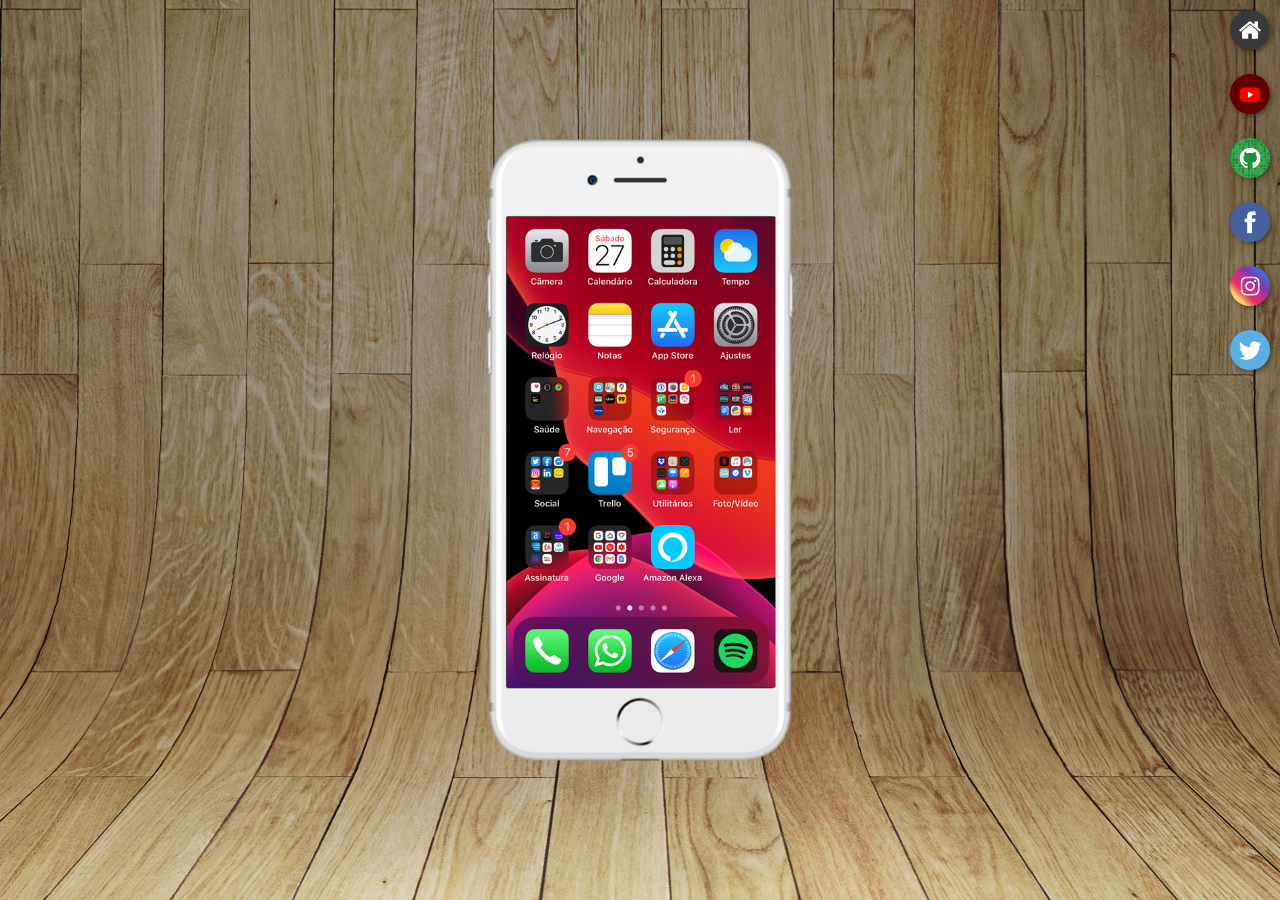
<file: index.html>
<!DOCTYPE html>
<html lang="pt-br">
<head>
    <meta charset="UTF-8">
    <meta http-equiv="X-UA-Compatible" content="IE=edge">
    <meta name="viewport" content="width=device-width, initial-scale=1.0">
    <title>Projeto Redes Sociais</title>
    <link rel="shortcut icon" href="favicon.ico" type="image/x-icon">
    <link rel="stylesheet" href="estilos/style.css">
</head>
<body>
    <main>
        <section id="telefone">
            <iframe src="home.html" name="tela" id="tela" frameborder="0">
                Seu navegador não é compatível com isso.
            </iframe>
        </section>
        <section id="redes">
            <a href="#" target="tela"><img src="imagens/logo-home.jpg" alt=""></a><br>
            <a href="#" target="tela"><img src="imagens/logo-youtube.jpg" alt=""></a><br>
            <a href="#" target="tela"><img src="imagens/logo-github.jpg" alt=""></a><br>
            <a href="#" target="tela"><img src="imagens/logo-facebook.jpg" alt=""></a><br>
            <a href="#" target="tela"><img src="imagens/logo-instagram.jpg" alt=""></a><br>
            <a href="#" target="tela"><img src="imagens/logo-twitter.jpg" alt=""></a><br>


        </section>
    </main>
</body>
</html>
</file>
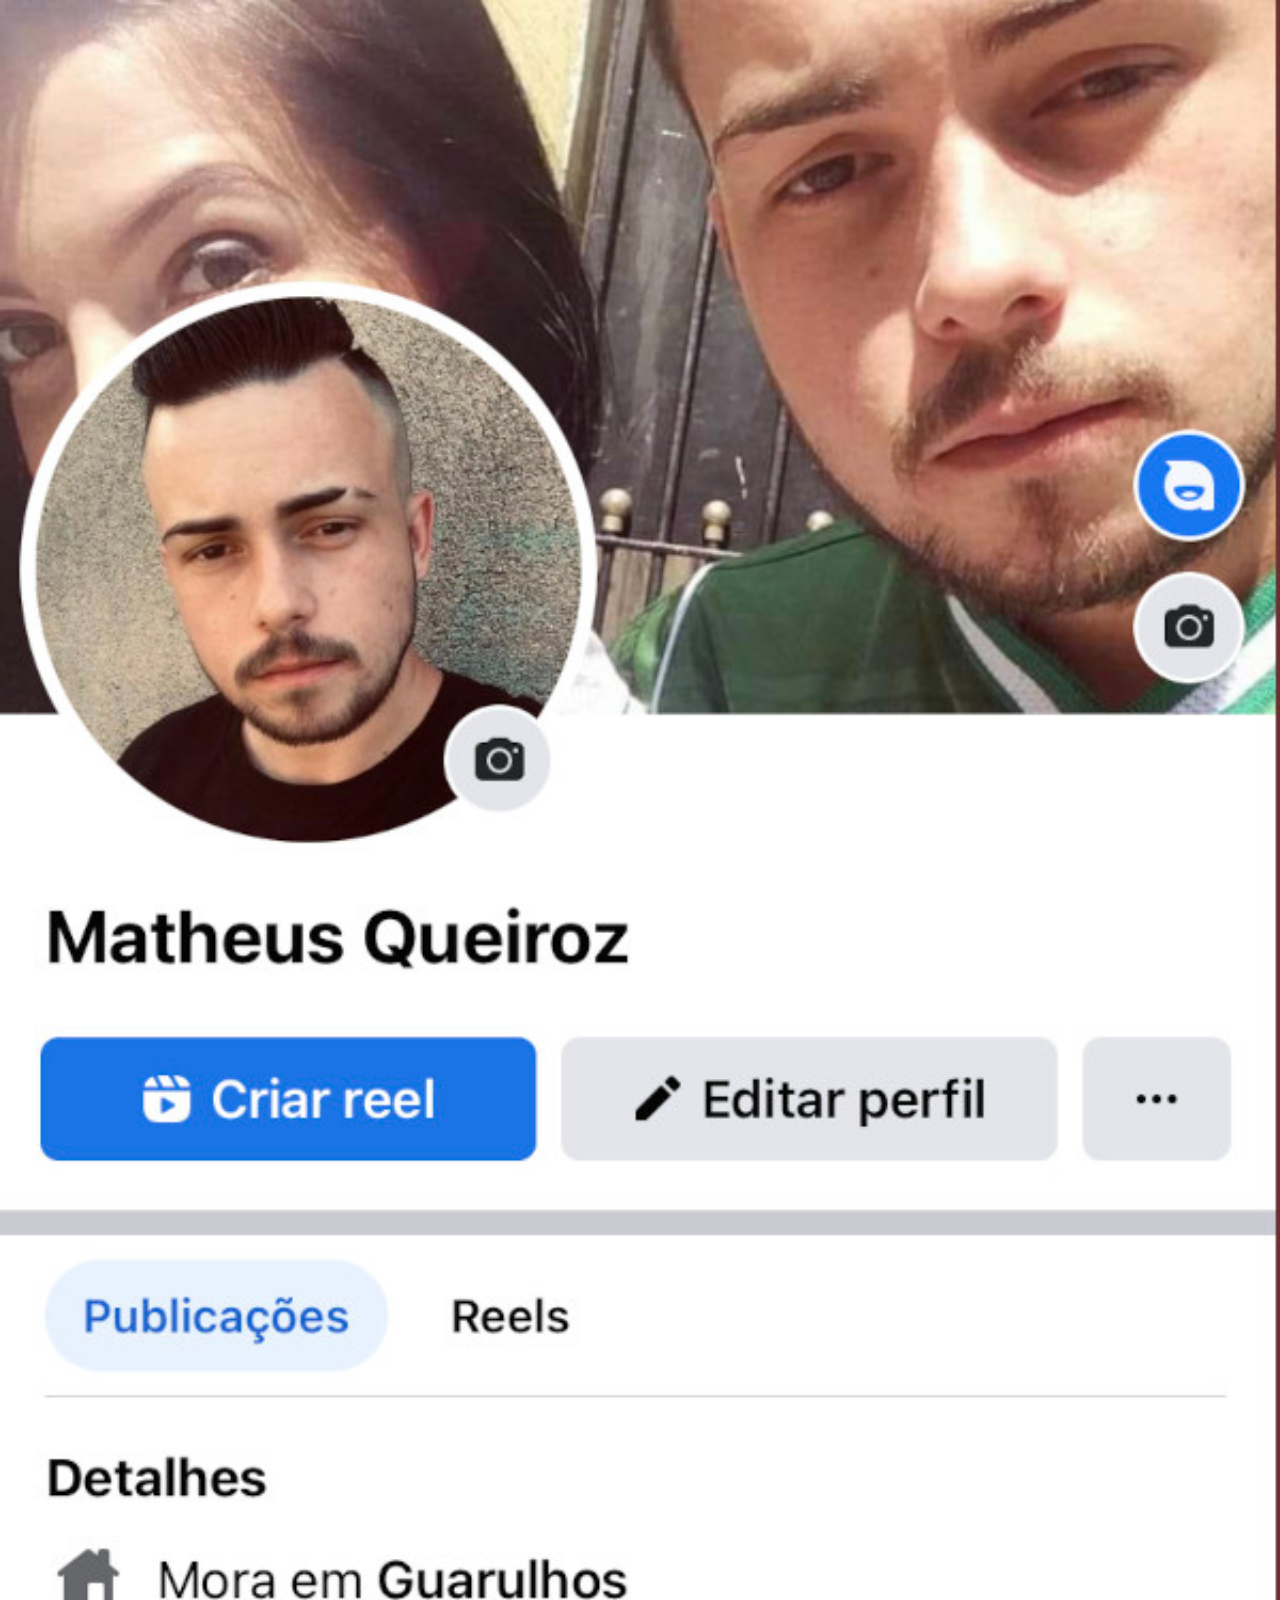
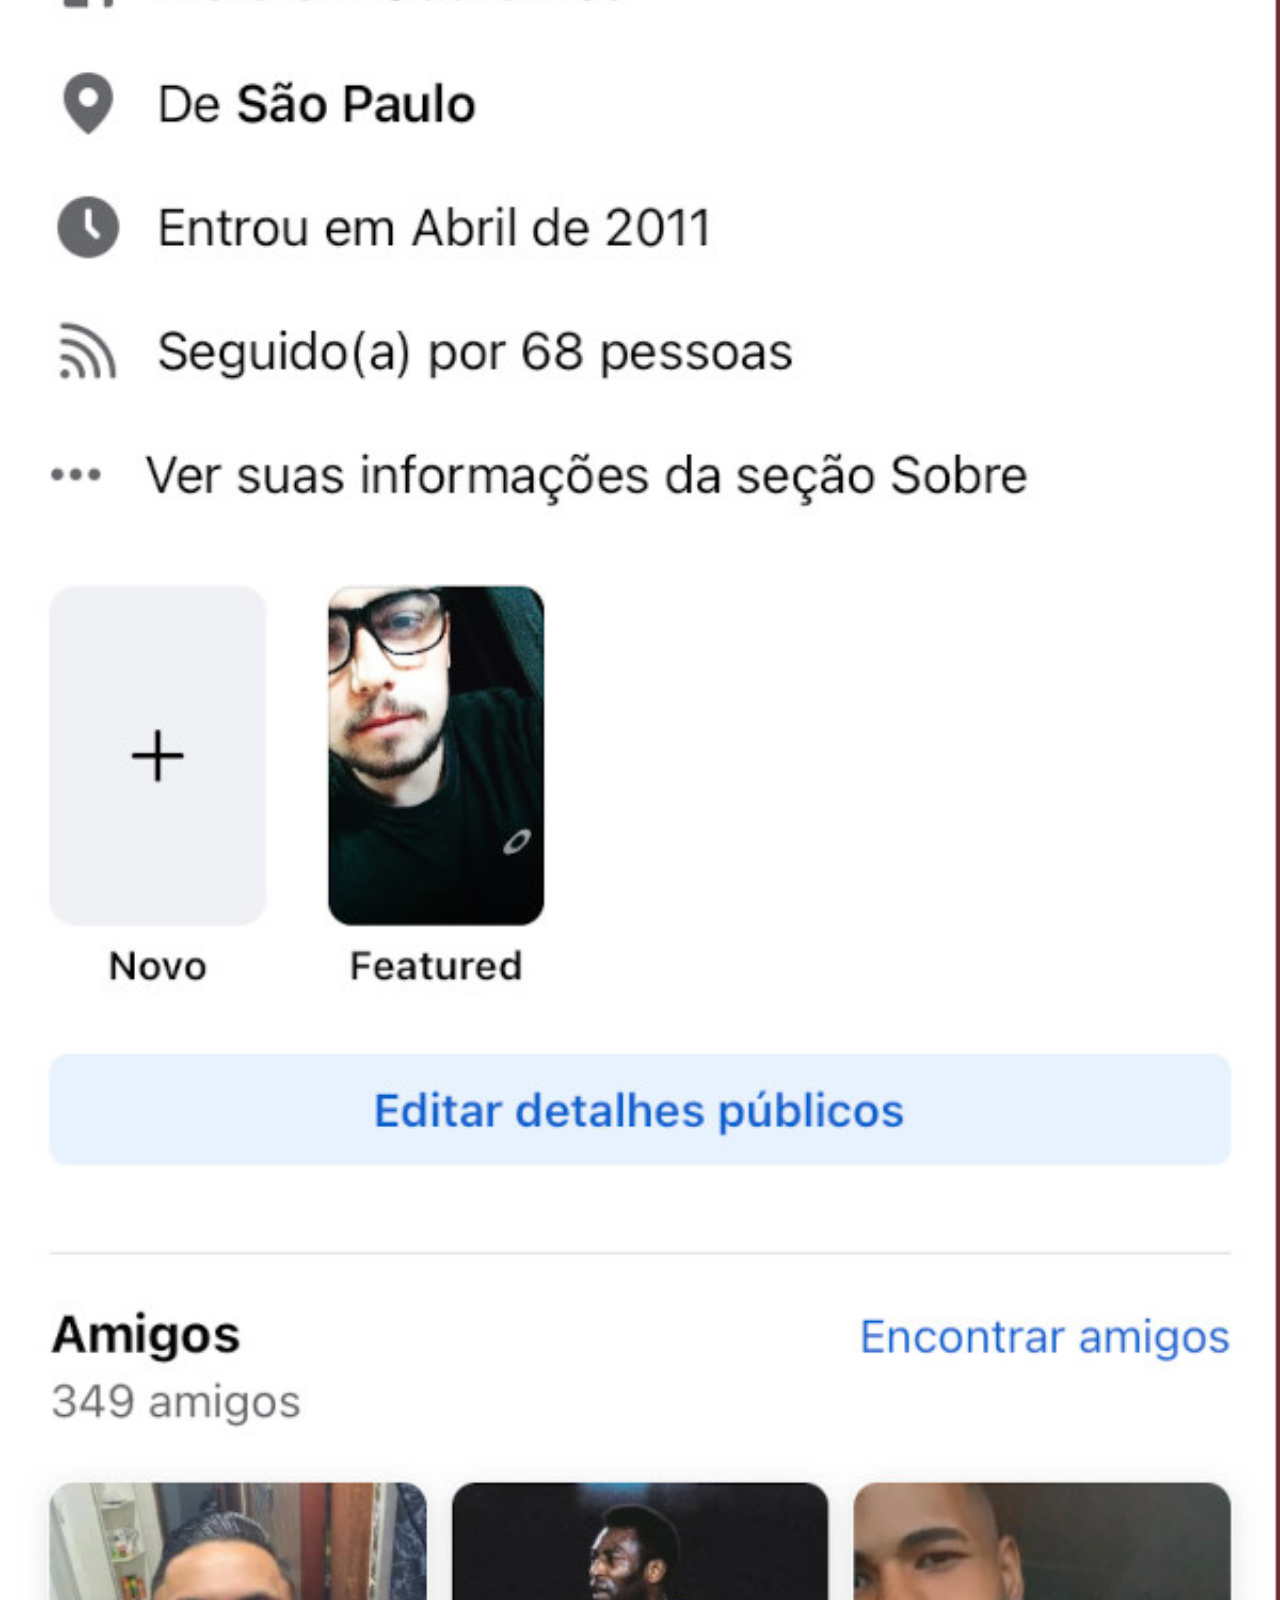
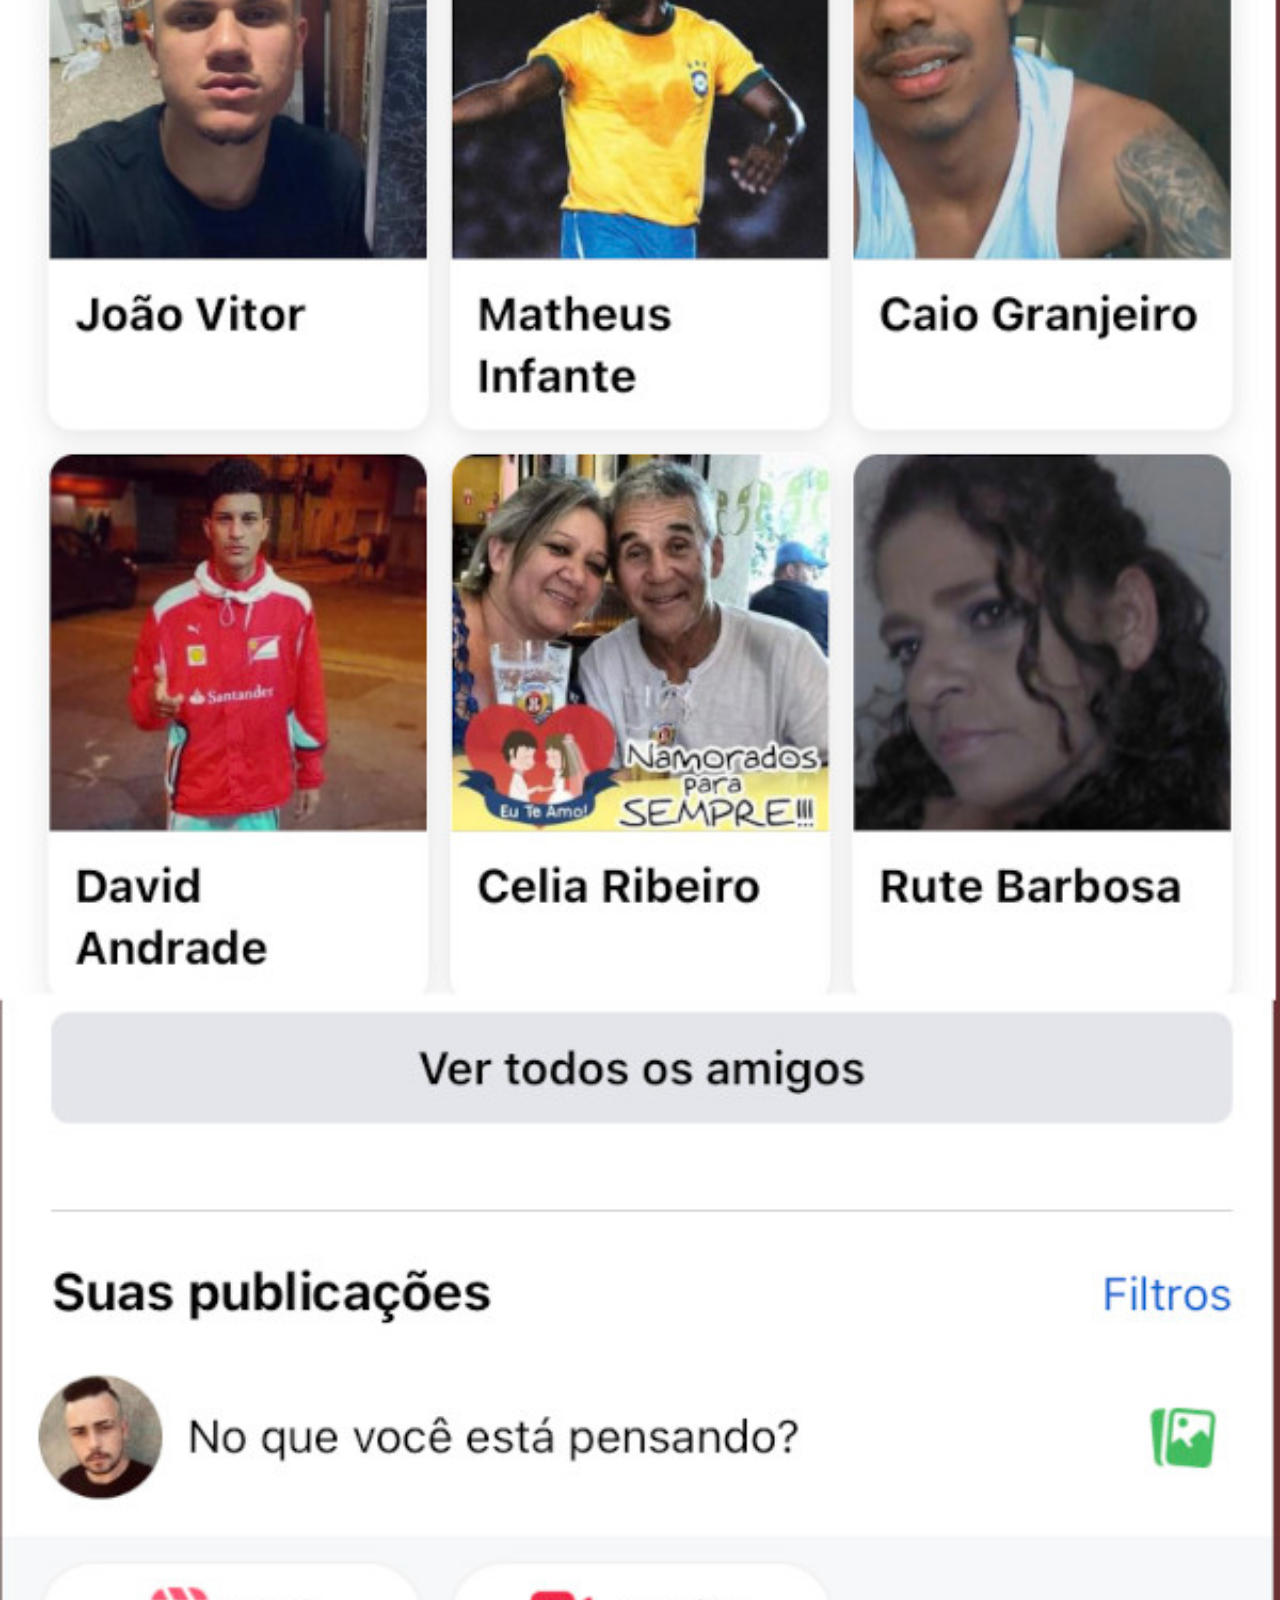
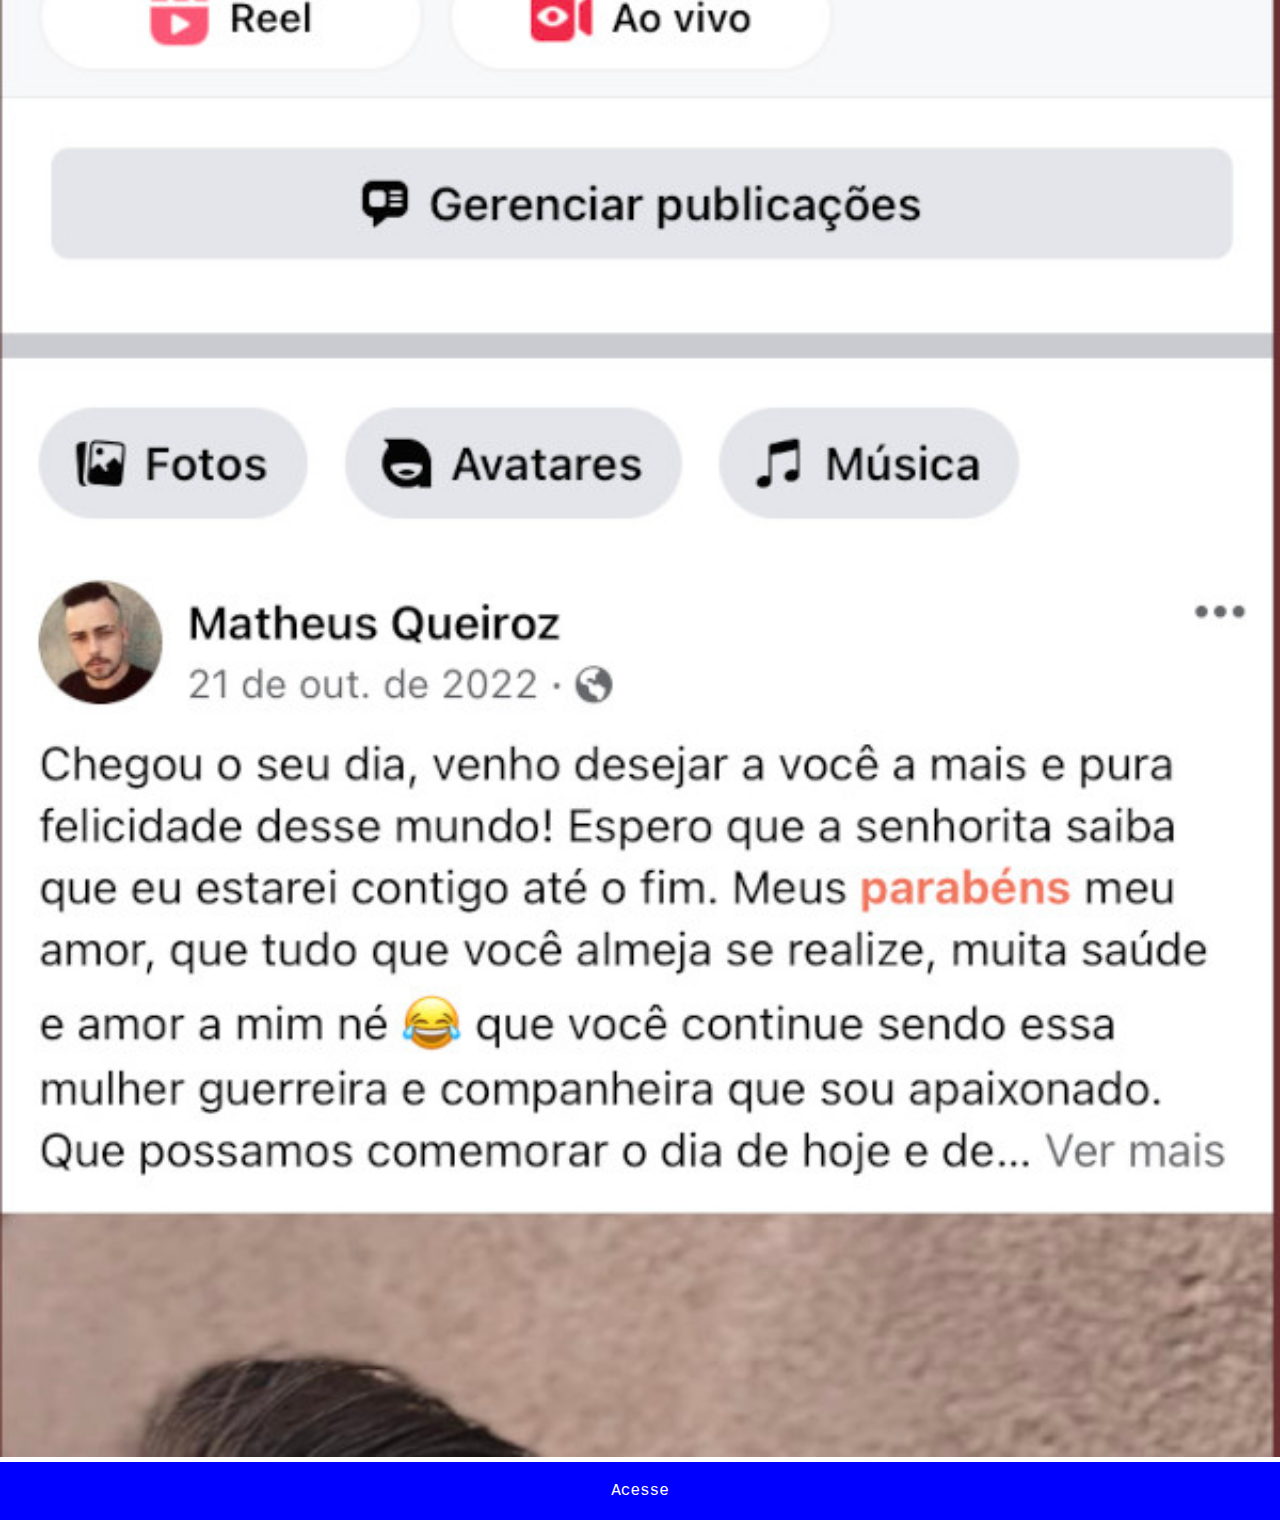
<file: facebook.html>
<!DOCTYPE html>
<html lang="pt-br">
<head>
    <meta charset="UTF-8">
    <meta http-equiv="X-UA-Compatible" content="IE=edge">
    <meta name="viewport" content="width=device-width, initial-scale=1.0">
    <title>Document</title>
    <link rel="stylesheet" href="estilos/social.css">
</head>
<body>
    <img src="imagens/face.jpg" alt="">
    <a href="https://www.facebook.com/MatheusQueiroz00/">Acesse</a>
</body>
</html>
</file>
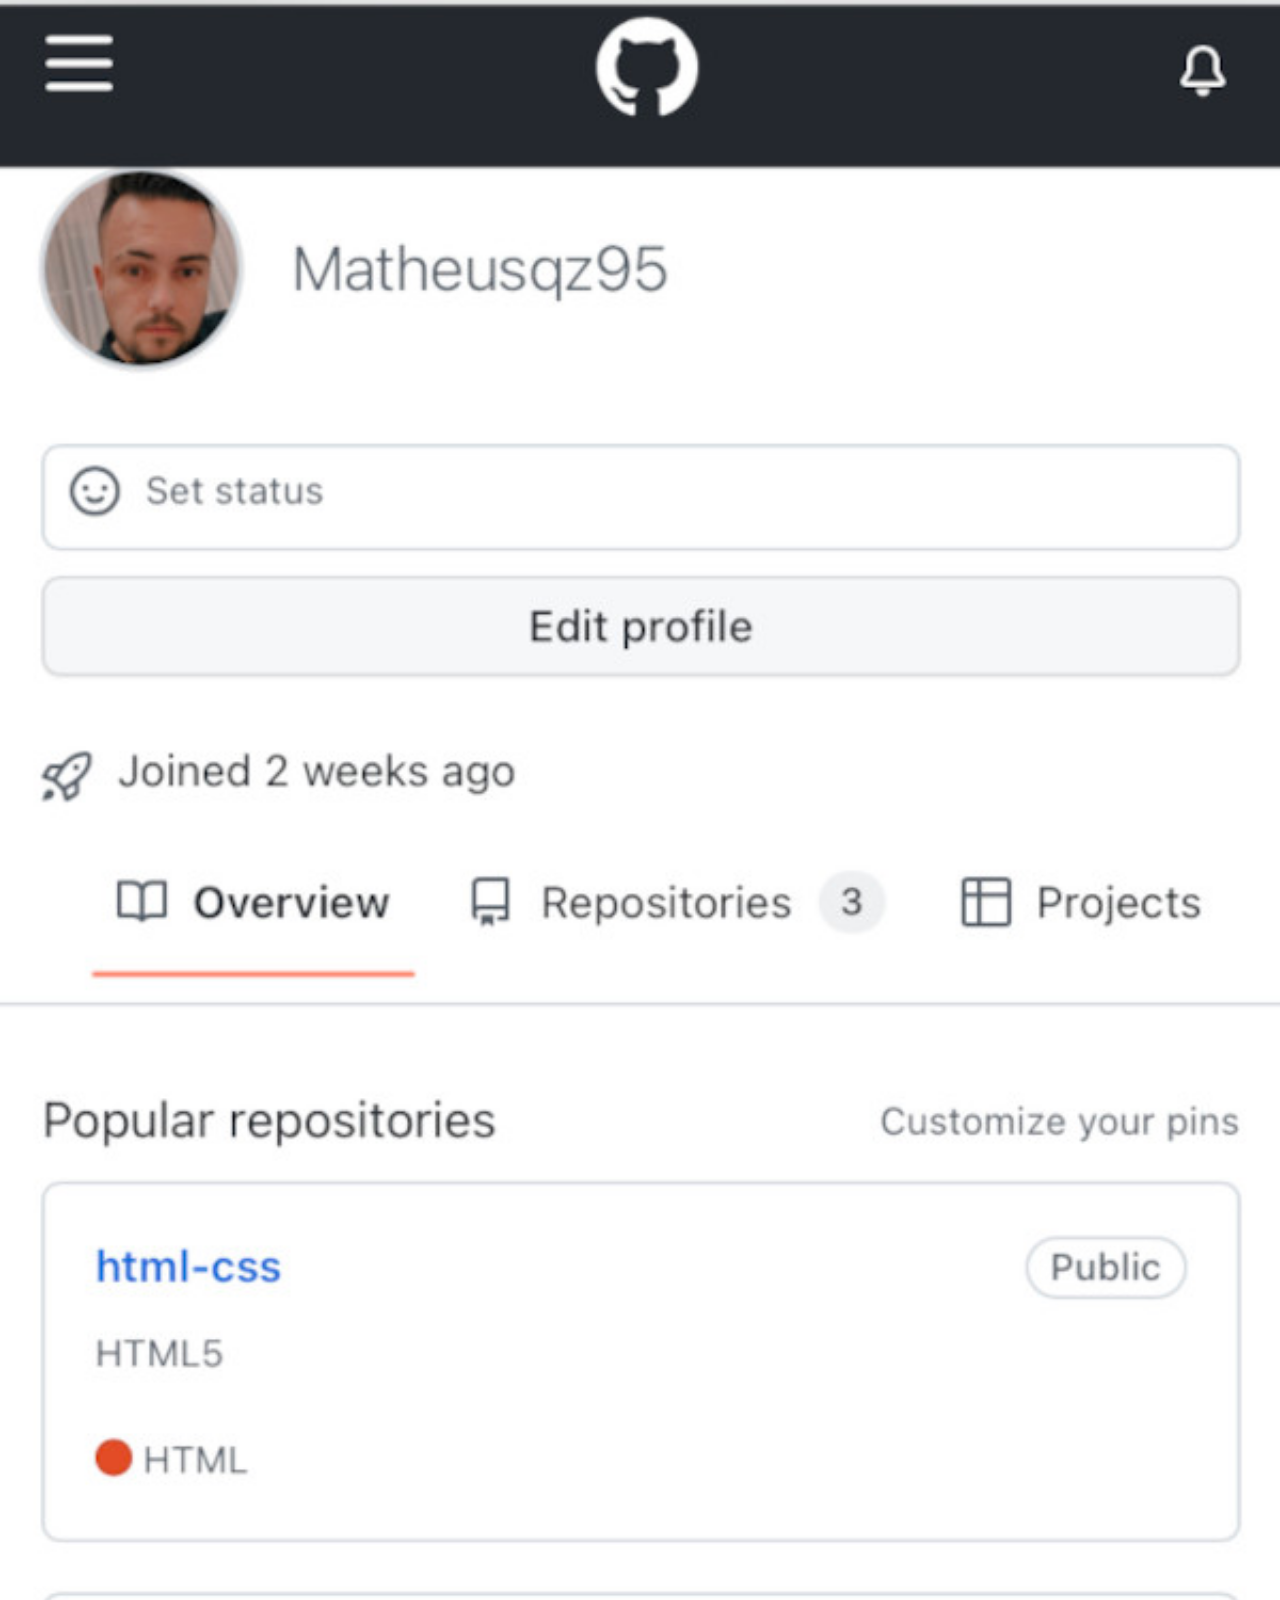
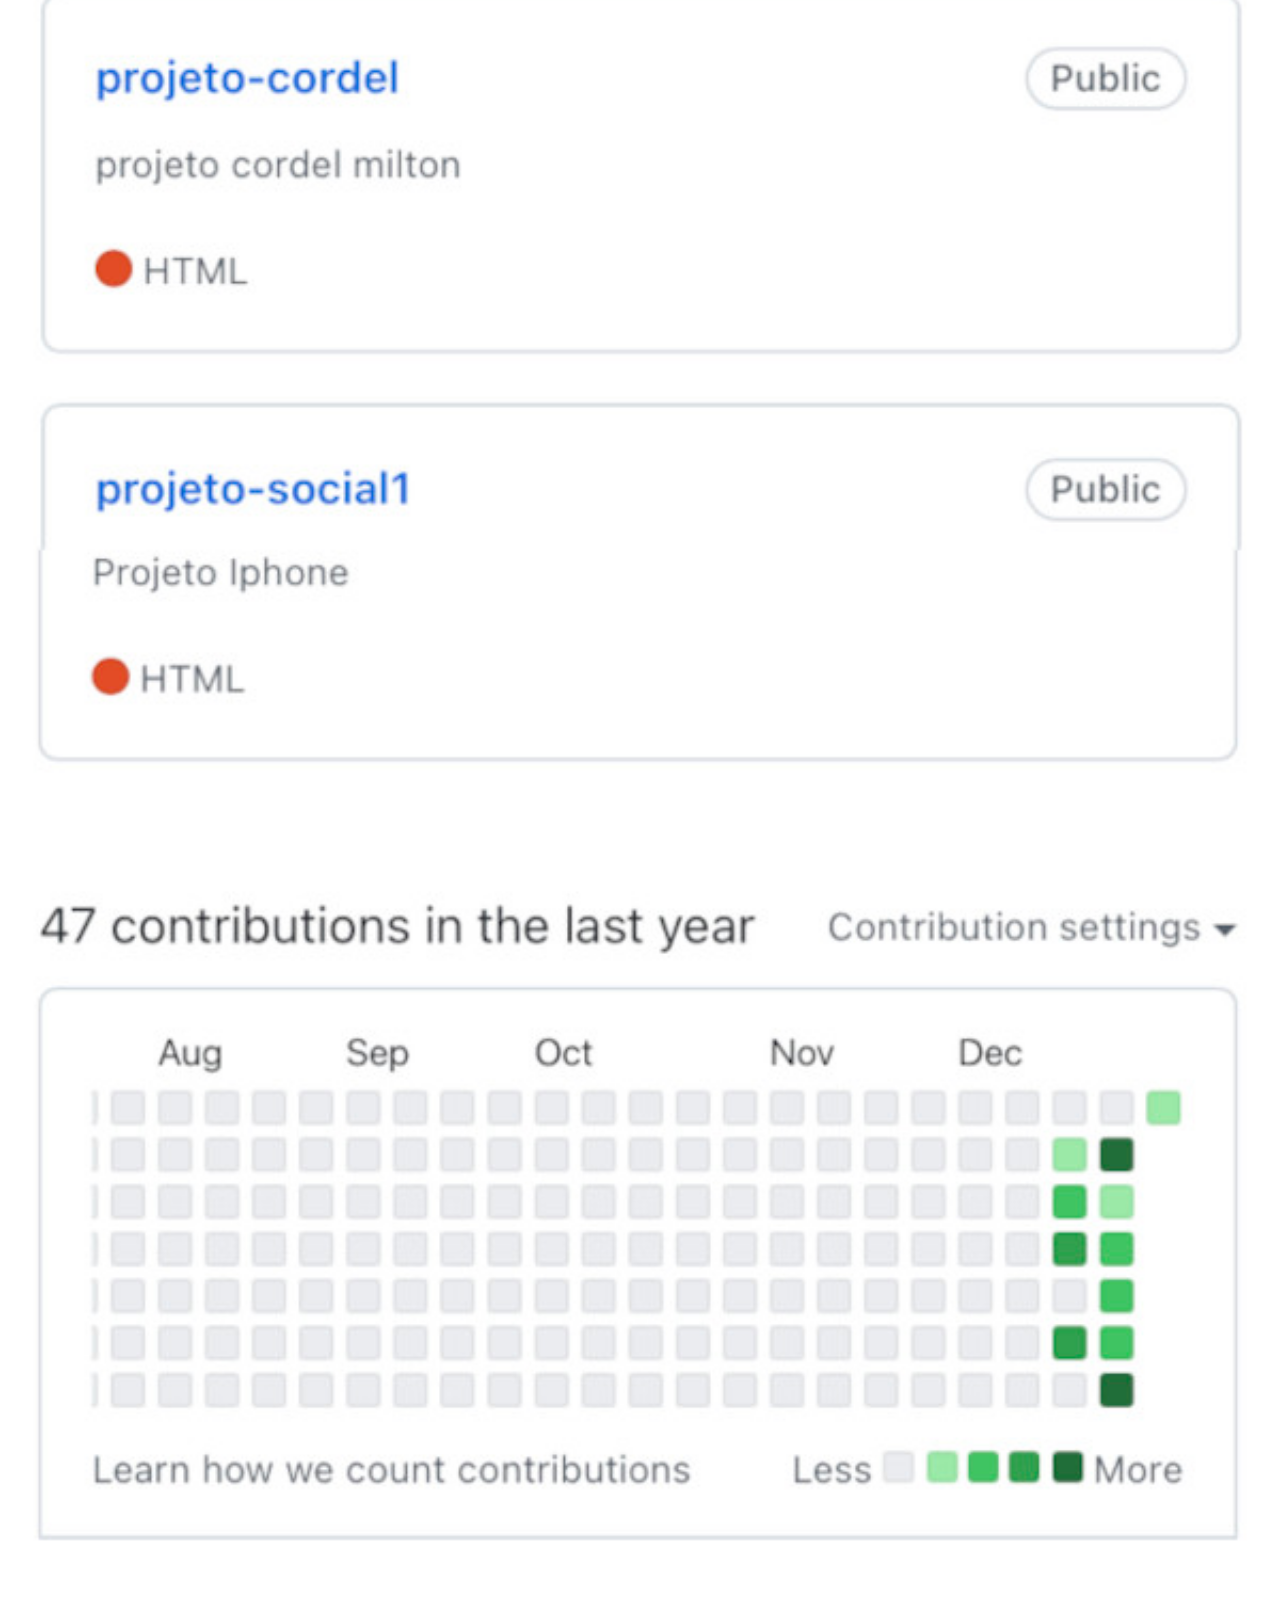
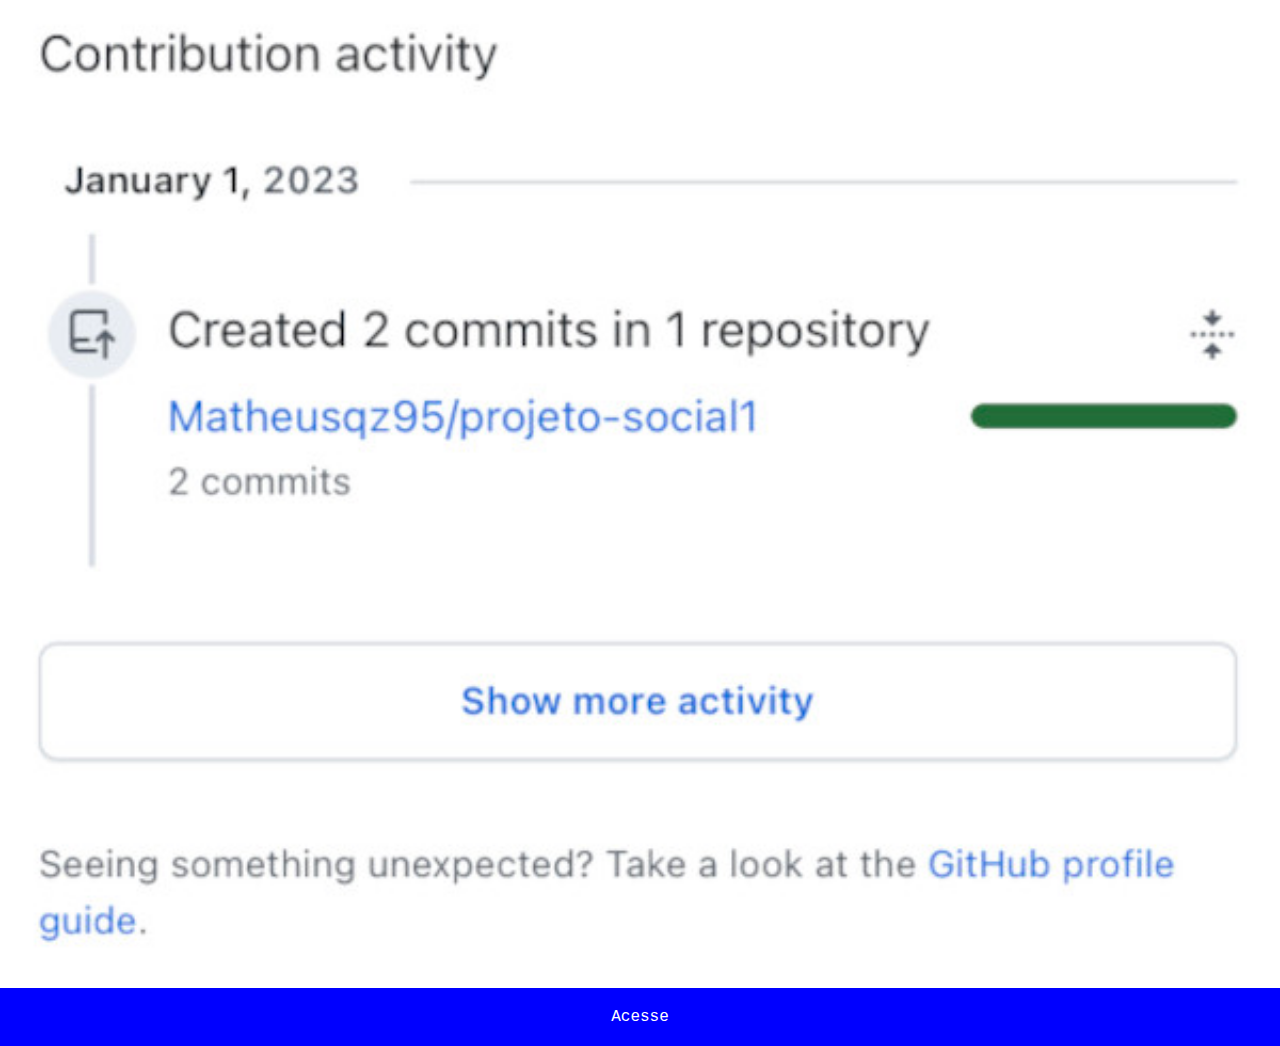
<file: github.html>
<!DOCTYPE html>
<html lang="en">
<head>
    <meta charset="UTF-8">
    <meta http-equiv="X-UA-Compatible" content="IE=edge">
    <meta name="viewport" content="width=device-width, initial-scale=1.0">
    <title>Document</title>
    <link rel="stylesheet" href="estilos/social.css">
</head>
<body>
    <img src="imagens/git.jpg" alt="">

    <a href="https://github.com/MatheusQueiroz995">Acesse</a>
</body>
</html>
</file>
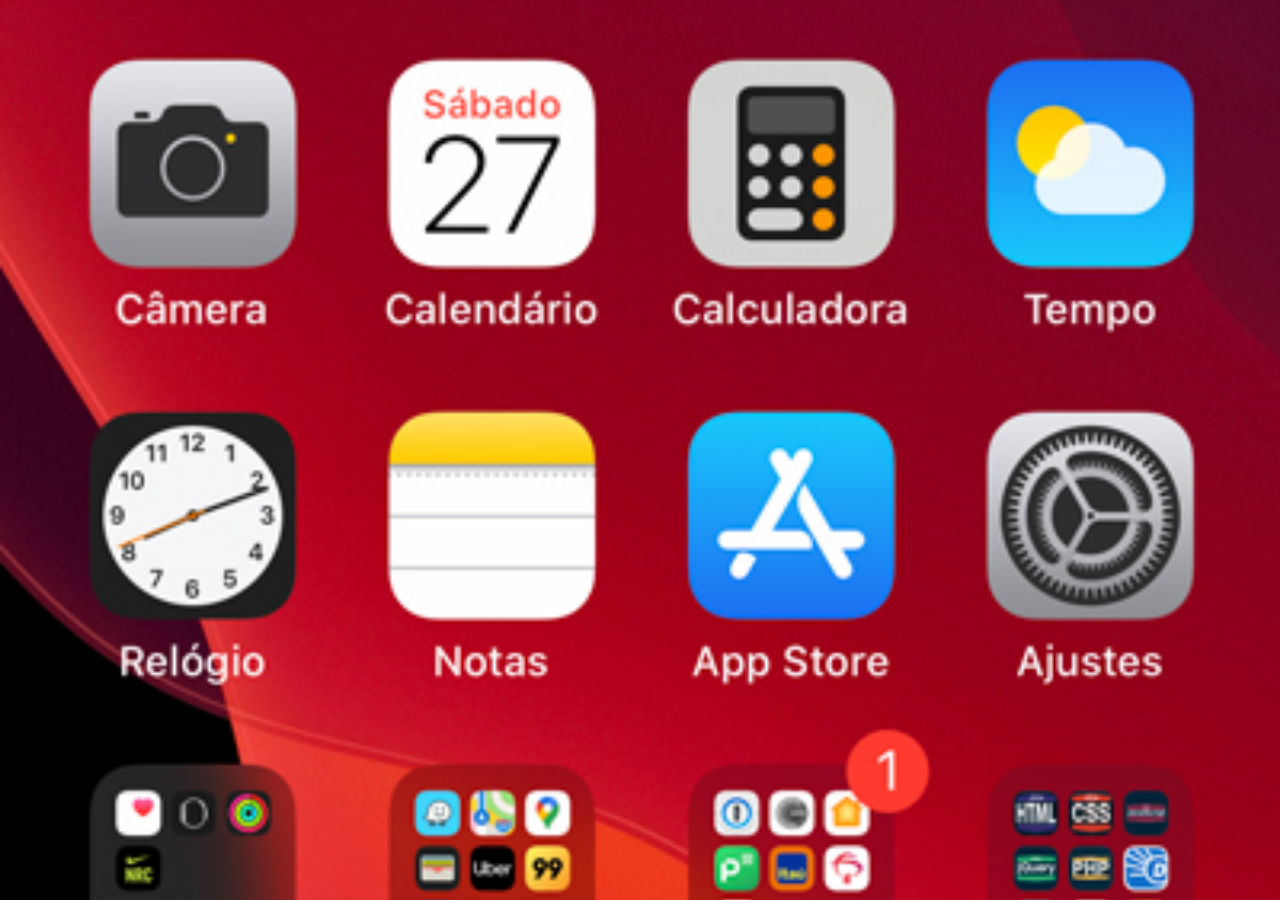
<file: home.html>
<!DOCTYPE html>
<html lang="pt-br">
<head>
    <meta charset="UTF-8">
    <meta http-equiv="X-UA-Compatible" content="IE=edge">
    <meta name="viewport" content="width=device-width, initial-scale=1.0">
    <title>Document</title>
</head>
<style>
    * {
        margin: 0;
        padding: 0px;
    }
    body {
        width: 100vw;
        height: 100vh;
        background: black url('imagens/tela-home.jpg') no-repeat top center;
        background-size: cover;
    }
</style>
<body>
    
</body>
</html>
</file>
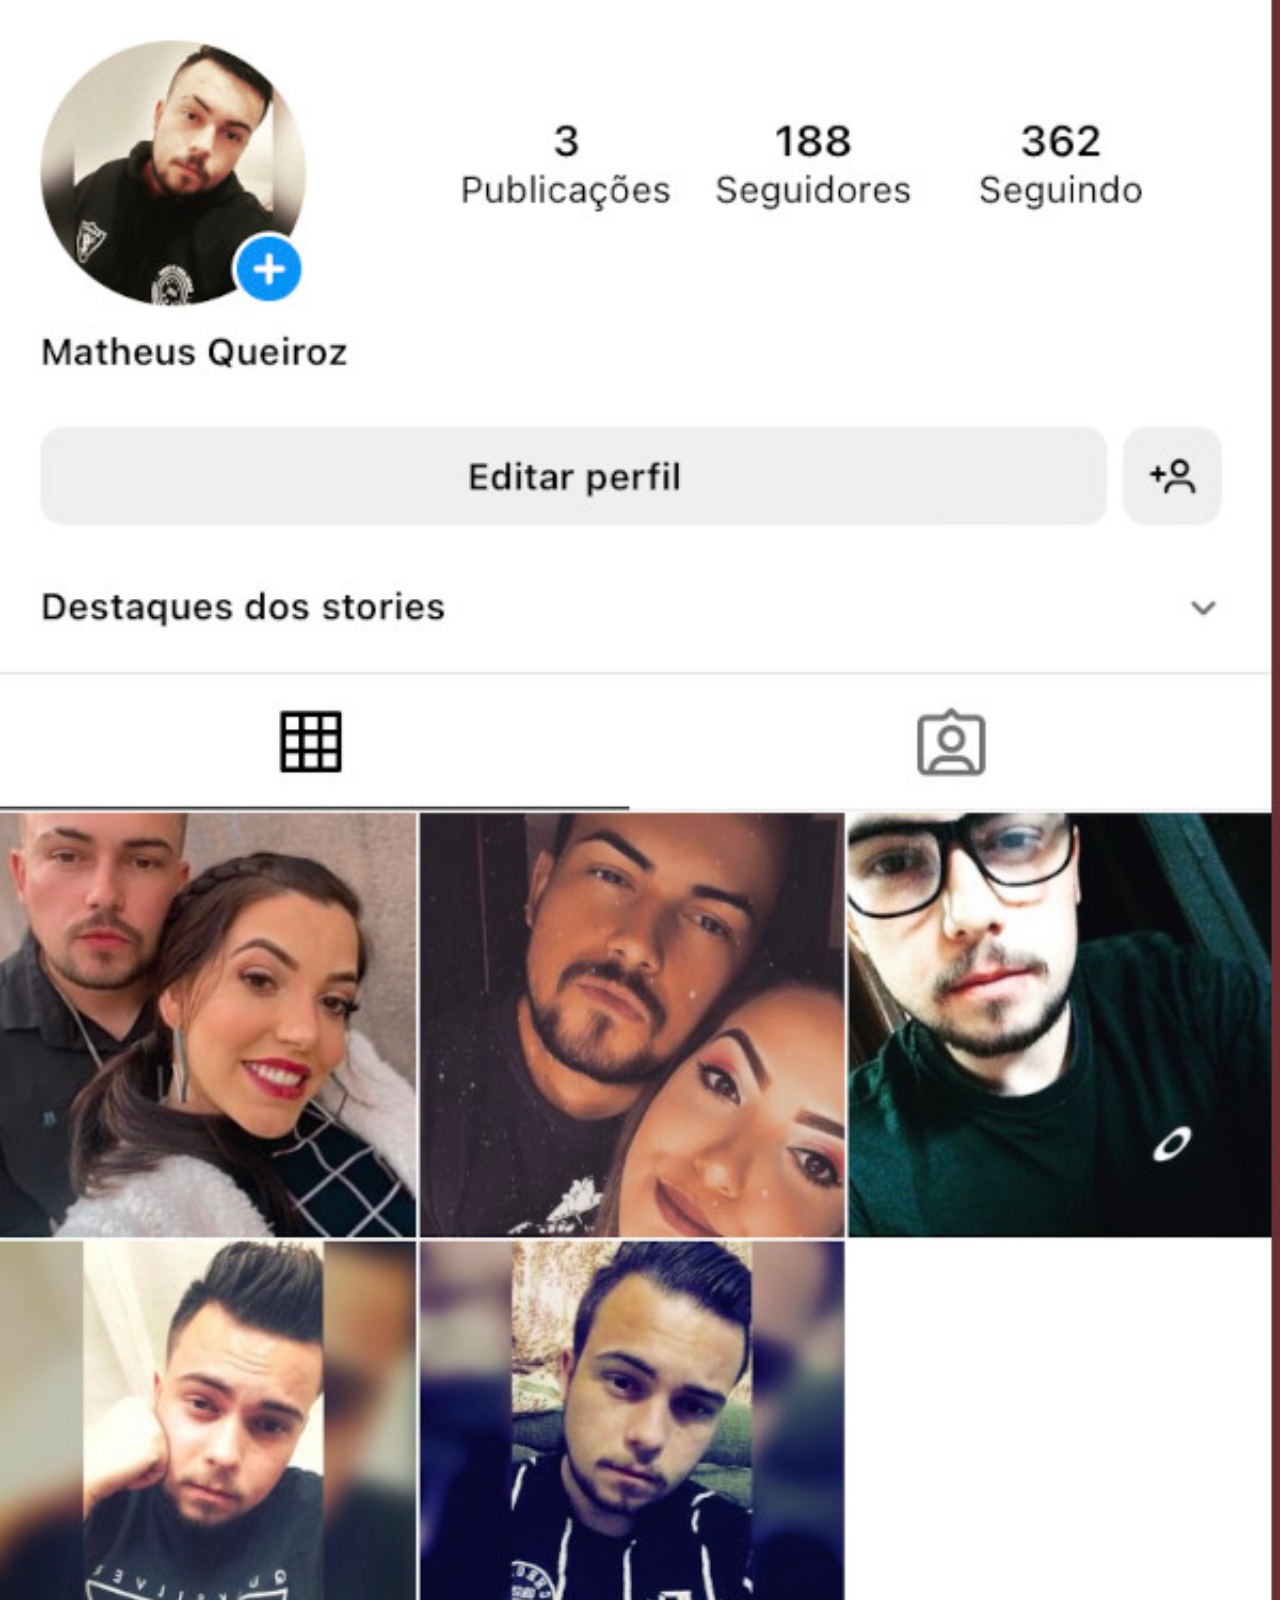
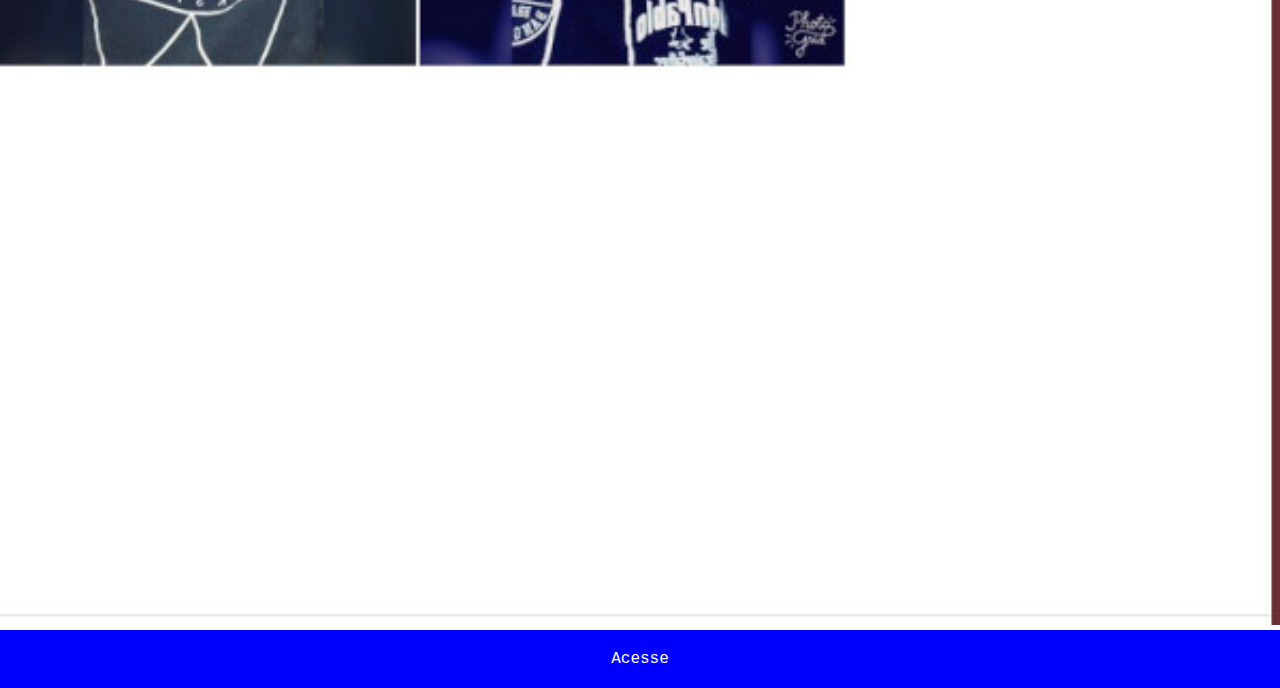
<file: instagram.html>
<!DOCTYPE html>
<html lang="pt-br">
<head>
    <meta charset="UTF-8">
    <meta http-equiv="X-UA-Compatible" content="IE=edge">
    <meta name="viewport" content="width=
    , initial-scale=1.0">
    <title>Document</title>
    <link rel="stylesheet" href="estilos/social.css">
</head>
<body>
    <img src="imagens/insta.jpg" alt="">
    <a href="https://www.instagram.com/matheusq_/">Acesse</a>

</body>
</html>
</file>
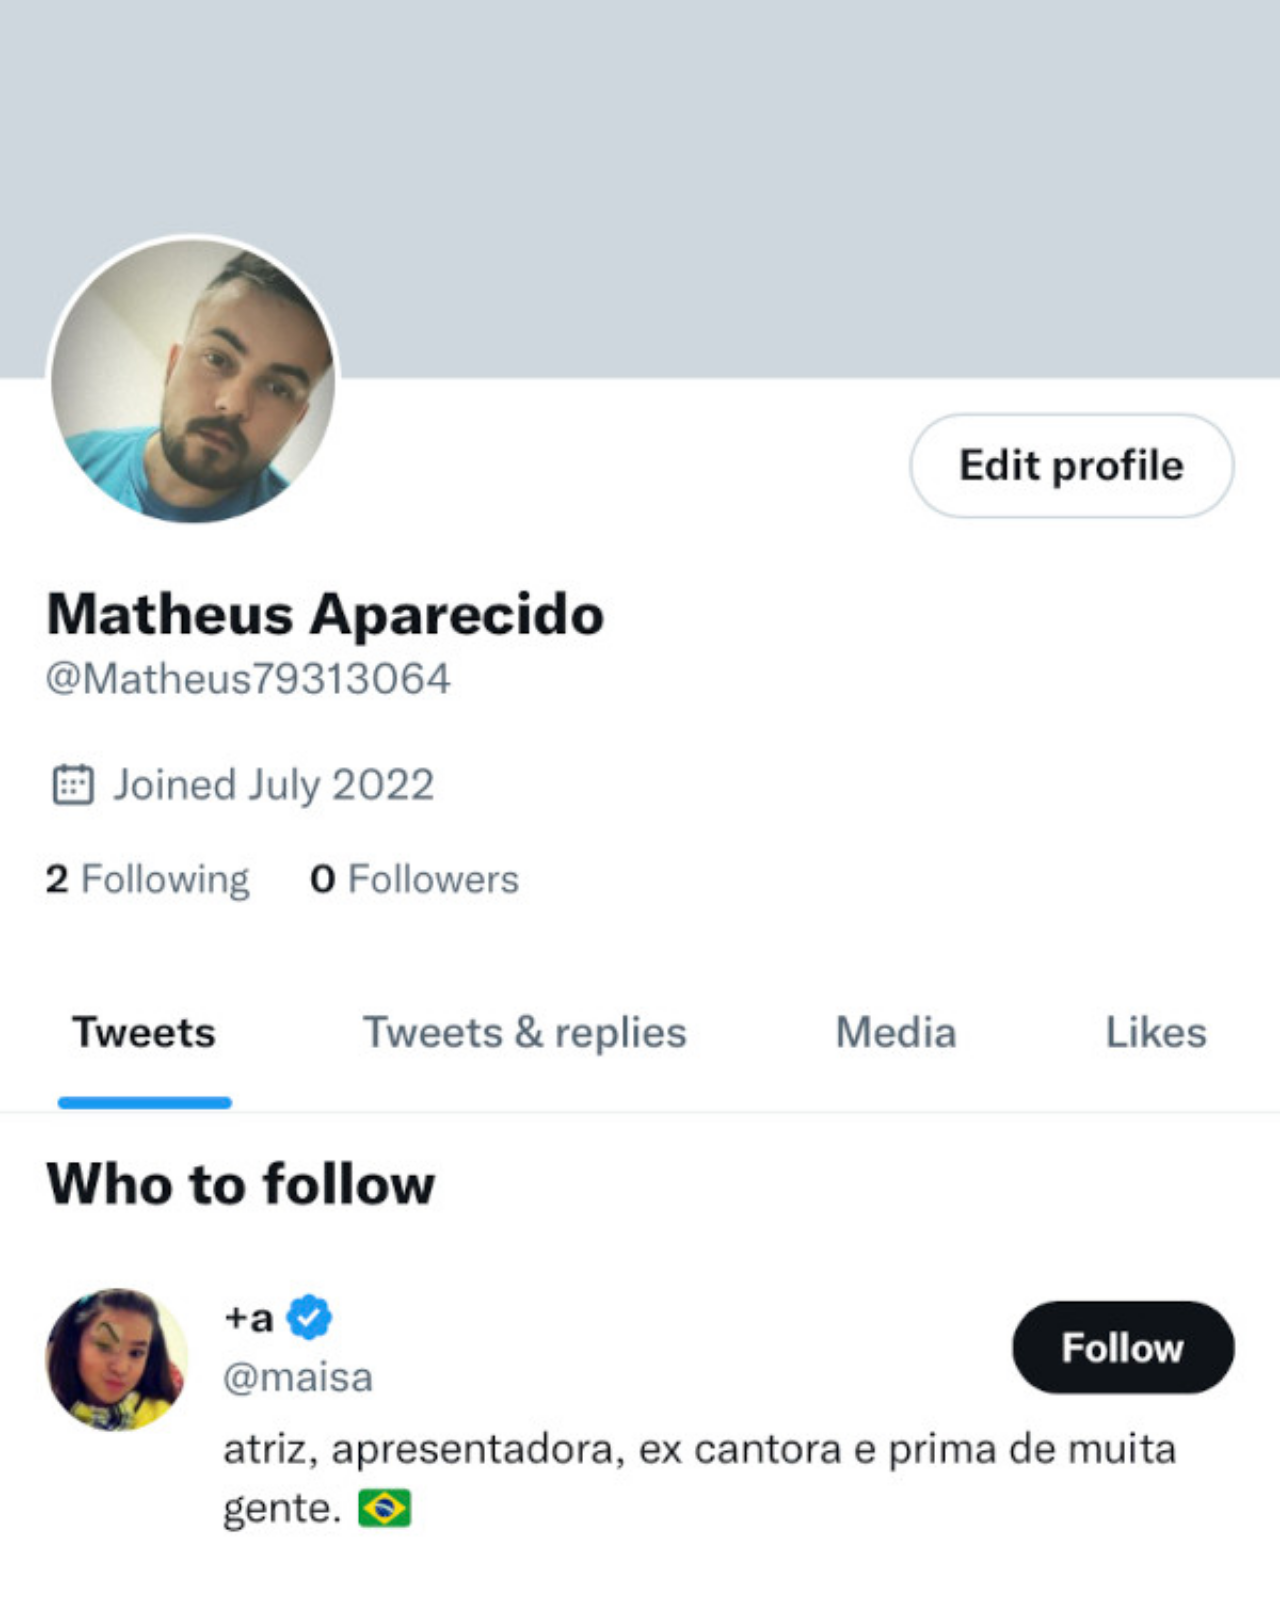
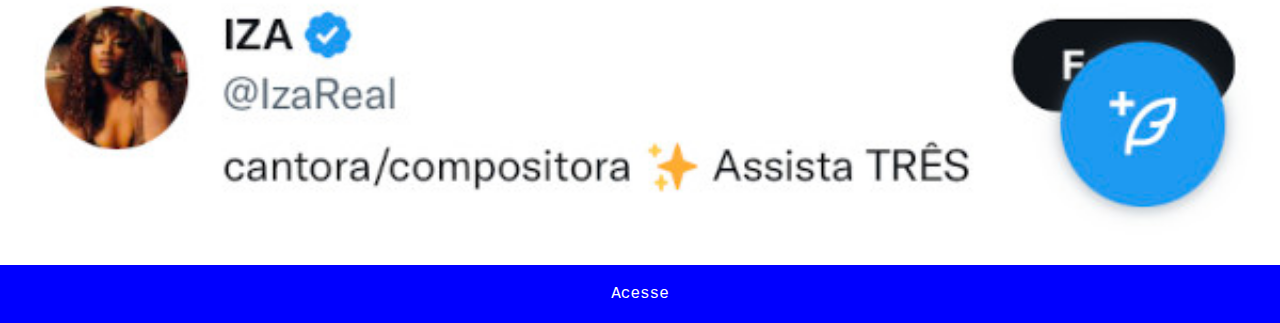
<file: twitter.html>
<!DOCTYPE html>
<html lang="pt-br">
<head>
    <meta charset="UTF-8">
    <meta http-equiv="X-UA-Compatible" content="IE=edge">
    <meta name="viewport" content="width=device-width, initial-scale=1.0">
    <title>Document</title>
    <link rel="stylesheet" href="estilos/social.css">
</head>
<body>
    <img src="imagens/tt.jpg" alt="">
    <a href="https://twitter.com/">Acesse</a>
    
</body>
</html>
</file>
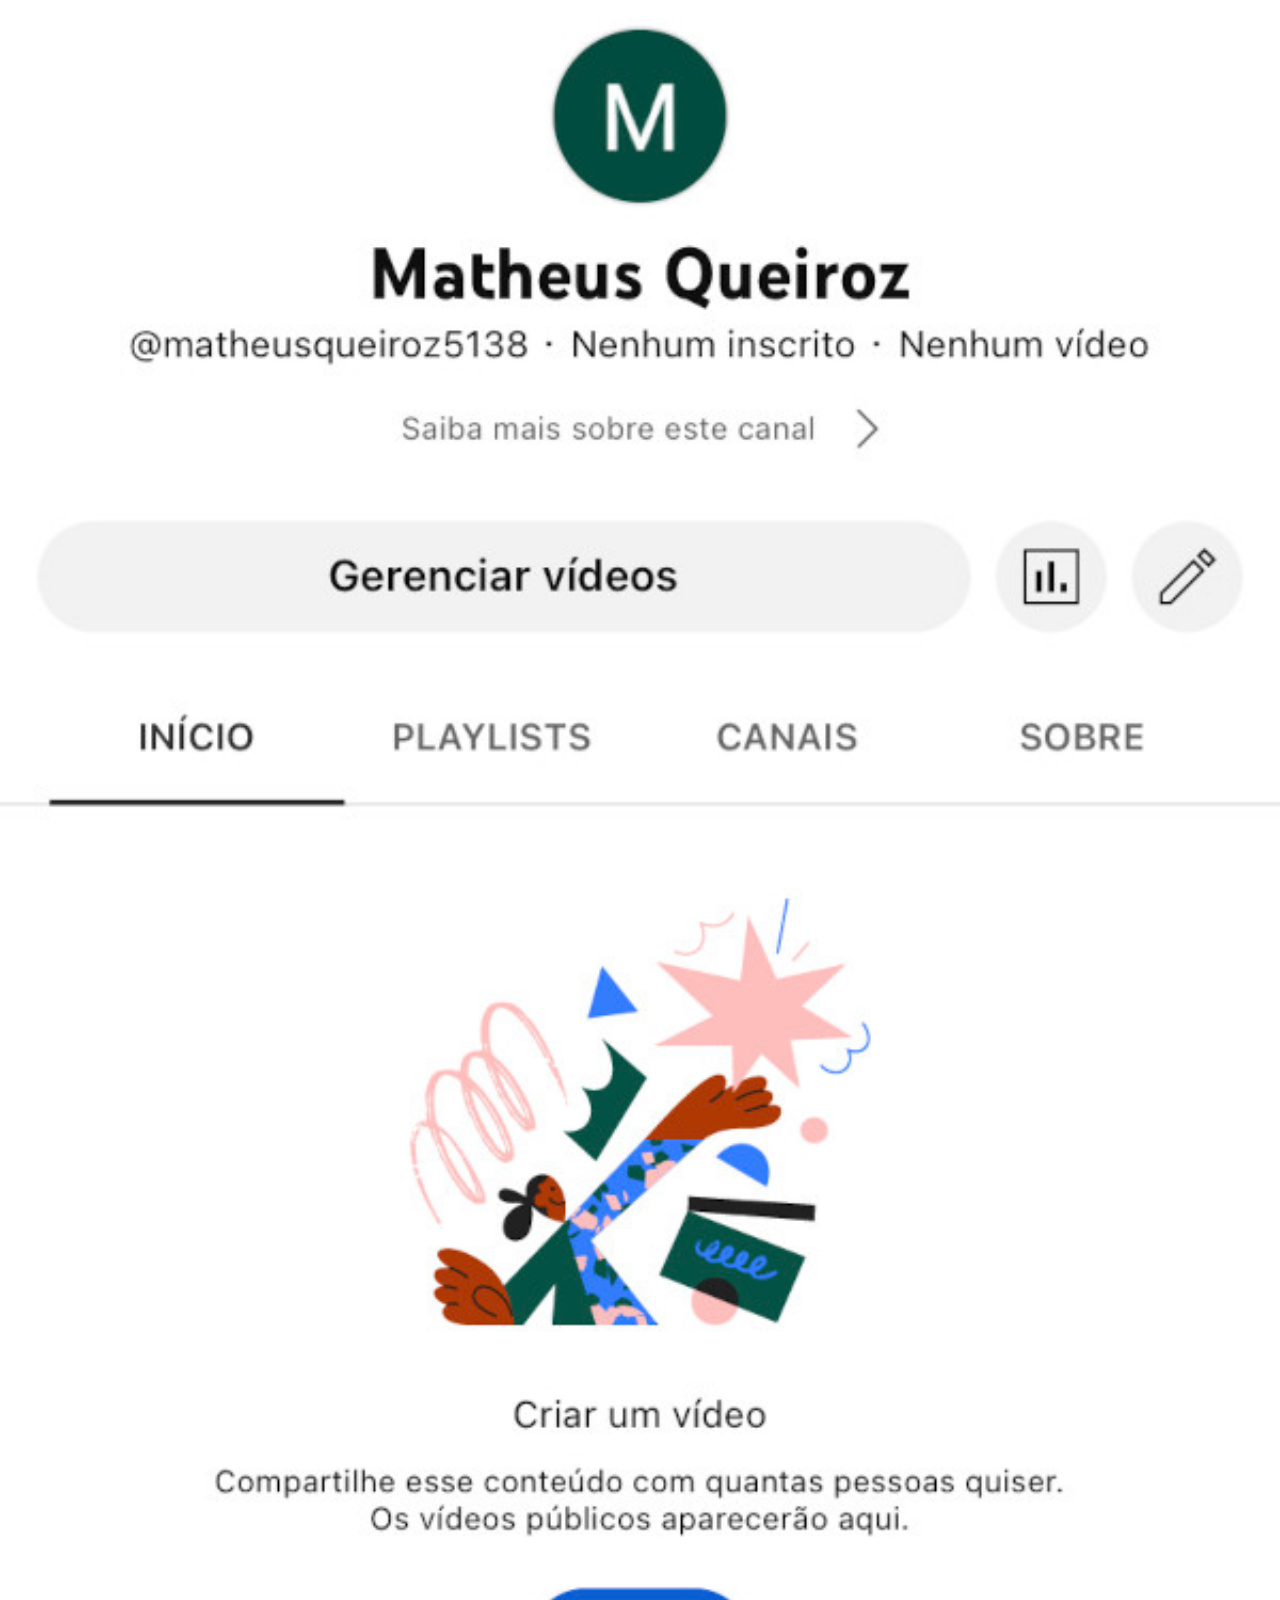
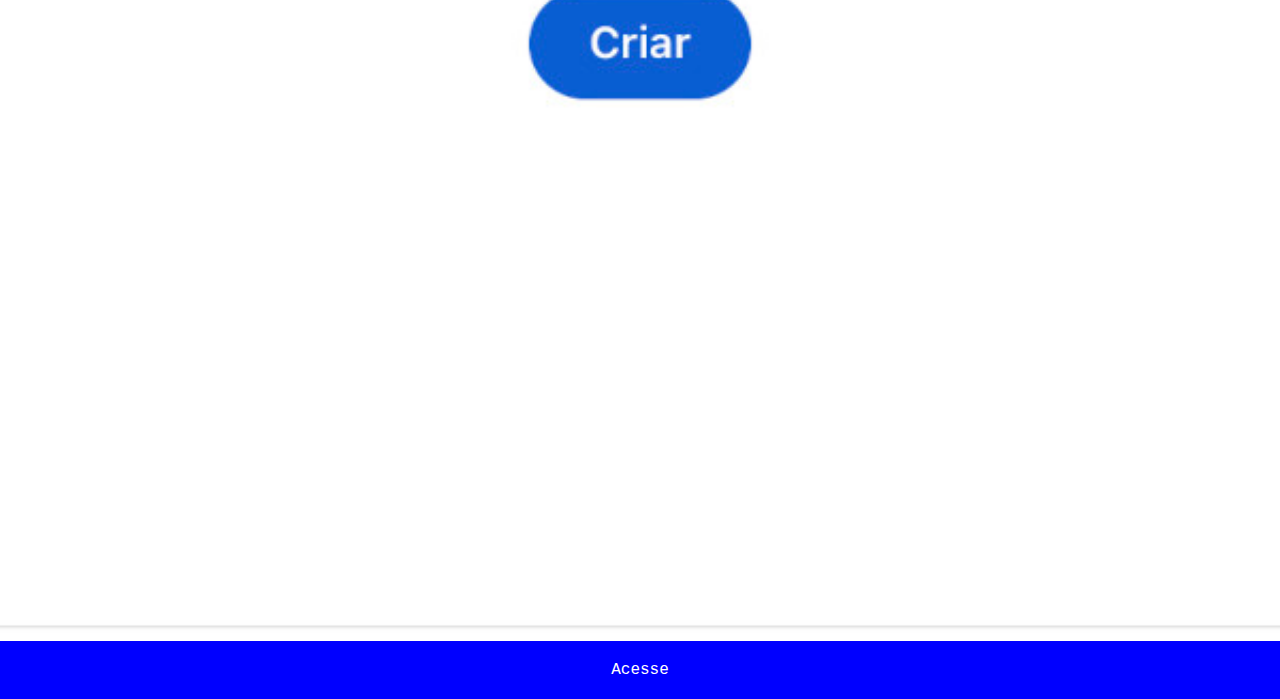
<file: youtube.html>
<!DOCTYPE html>
<html lang="pt-br">
<head>
    <meta charset="UTF-8">
    <meta http-equiv="X-UA-Compatible" content="IE=edge">
    <meta name="viewport" content="width=device-width, initial-scale=1.0">
    <title>Document</title>
    <link rel="stylesheet" href="estilos/social.css">
</head>
<body>
    <img src="imagens/yt.jpg" alt="">
    <a href="https://www.youtube.com/channel/UCSgQMaBt7ohNsAGWDCpnWGA" target="_blank">Acesse</a>
</body>
</html>
</file>
<file: estilos/style.css>
@charset "UTF-8";

* {
    margin: 0px;
    padding: 0px;
}
html, body {
    height: 100vh;
    width: 100vw;
    background-color: black;
}
body {
    background: url(../imagens/fundo-madeira.jpg) no-repeat center;
    background: cover;
    background-attachment: fixed;
}
main {
    height: 100vh;
    position: relative;
    
}
#telefone {
    height: 627px;
    width: 311px;
    background-color: blue;
    position: absolute;
    top: 50%;
    left: 50%;
    transform: translate(-50%, -50%);
    background: url(../imagens/frame-iphone.png) no-repeat;
}
#tela {
    position: relative;
    top: 80px;
    left: 22px;
    width: 269px;
    height: 471px;
    
}
#redes {
    text-align: right;
}
#redes img {
    width: 40px;
    margin: 10px;
    border-radius: 50%;
    box-shadow: 2px 2px 5px rgba(0, 0, 0, 0.404);
    box-sizing: border-box;
    
}
#redes img:hover {
    border: 2px solid rgba(211, 211, 211, 0.096);
    transform: translate(-3px, -3px);
    box-shadow: 4px 4px 7px rgba(0, 0, 0, 0.404);
    transition: transform 1s, border 1s;
}
</file>
<file: estilos/social.css>
* {

    margin: 0px;
    padding: 0px;
    font-family: 'Courier New', Courier, monospace
}
img {
    width: 100vw;
}
::-webkit-scrollbar { /* esse codigo serve para retirar barra de rolagem*/
    width: 0px;
    height: 0px;
}
a {
    display: block;
    background-color: blue;
    padding: 20px;
    color: white;
    text-align: center;
    text-decoration: none;

}
a:hover {
    background-color: rgb(50, 50, 175);
}
</file>
